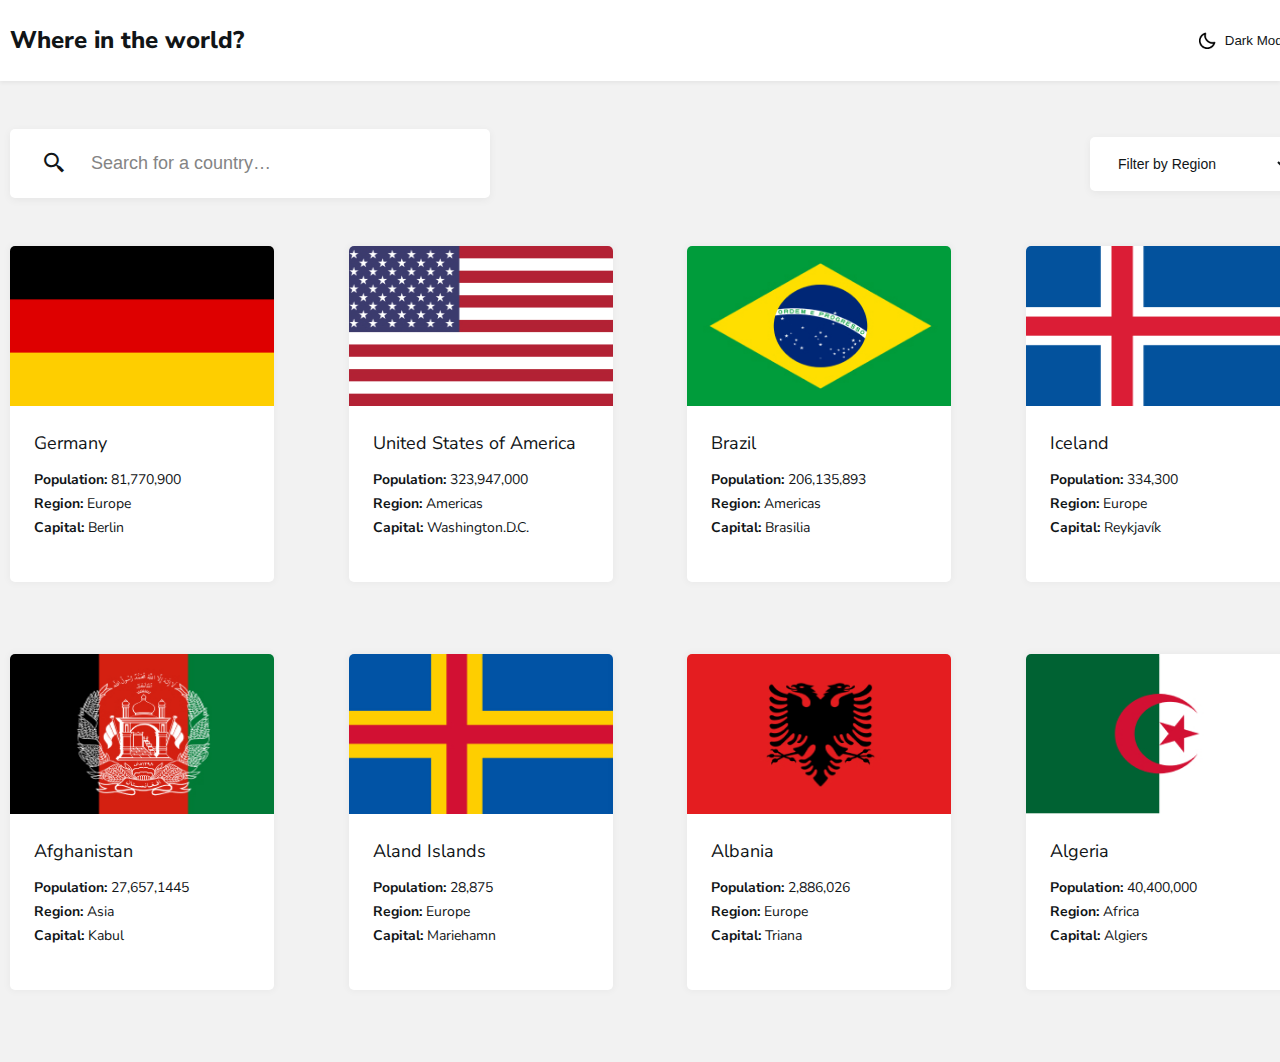
<file: index.html>
<!DOCTYPE html>
<html lang="en">

<head>
  <meta charset="UTF-8">
  <meta http-equiv="X-UA-Compatible" content="IE=edge">
  <meta name="viewport" content="width=device-width, initial-scale=1.0">
  <title>Document</title>
  <link href='https://unpkg.com/boxicons@2.1.1/css/boxicons.min.css' rel='stylesheet'>
  <link rel="stylesheet" href="https://necolas.github.io/normalize.css/8.0.1/normalize.css">
  <link rel="stylesheet" href="css/col.css">
  <link rel="stylesheet" href="css/style.css">
</head>

<body>
  <header id="header" class="site-header">
    <div class="container">
      <div class="row middle between">
        <h2 class="logo-heading">Where in the world?</h2>
        <button class="light-dark" id="modeBtn">Dark Mode</button>
      </div>
    </div>
  </header>

  <div class="site-main">
    <div class="container">
      <div class="row middle between">
        <div class="input-search row middle">
          <i class='bx bx-search-alt-2'></i>
          <input type="text" name="search" placeholder="Search for a country…">
        </div>
        <select class="select-option" name="region" id="region">
          <option value="">Filter by Region</option>
          <option value="africa">Africa</option>
          <option value="america">America</option>
          <option value="asia">Asia</option>
          <option value="europe">Europe</option>
          <option value="oceania">Oceania</option>
        </select>
      </div>
    </div>
  </div>


  <!-- MAIN PART -->

  <section>
    <div class="container">
      <h2 style="display: none;">none</h2>
      <ul class="main-list row between">
        <li class="main-item">
          <a class="main-link" href="countries/germany.html">
            <span class="main-img">
              <img src="imgs/germany-flag.jpg" alt="germany-flag" width="267" height="160">
            </span>
            <span class="main-desc">
              <span class="main-title">Germany</span>
              <span class="main-text"><strong>Population: </strong> 81,770,900</span>
              <span class="main-text"><strong>Region: </strong>Europe</span>
              <span class="main-text"><strong>Capital: </strong> Berlin</span>
            </span></a>
        </li>
        <li class="main-item">
          <a class="main-link" href="countries/america.html">
            <span class="main-img">
              <img src="imgs/america-flag.jpg" alt="america-flag" width="267" height="160">
            </span>
            <span class="main-desc">
              <span class="main-title">United States of America</span>
              <span class="main-text"><strong>Population: </strong> 323,947,000</span>
              <span class="main-text"><strong>Region: </strong>Americas</span>
              <span class="main-text"><strong>Capital: </strong> Washington.D.C.</span>
            </span></a>
        </li>
        <li class="main-item">
          <a class="main-link" href="countries/brazil.html">
            <span class="main-img">
              <img src="imgs/brazil-flag.jpg" alt="brazil-flag" width="267" height="160">
            </span>
            <span class="main-desc">
              <span class="main-title">Brazil</span>
              <span class="main-text"><strong>Population: </strong> 206,135,893</span>
              <span class="main-text"><strong>Region: </strong>Americas</span>
              <span class="main-text"><strong>Capital: </strong> Brasilia</span>
            </span></a>
        </li>
        <li class="main-item">
          <a class="main-link" href="countries/iceland.html">
            <span class="main-img">
              <img src="imgs/iceland-flag.jpg" alt="iceland-flag" width="267" height="160">
            </span>
            <span class="main-desc">
              <span class="main-title">Iceland</span>
              <span class="main-text"><strong>Population: </strong> 334,300</span>
              <span class="main-text"><strong>Region: </strong>Europe</span>
              <span class="main-text"><strong>Capital: </strong> Reykjavík</span>
            </span></a>
        </li>
        <li class="main-item">
          <a class="main-link" href="countries/afghanistan.html">
            <span class="main-img">
              <img src="imgs/afghanistan-flag.jpg" alt="afghanistan-flag" width="267" height="160">
            </span>
            <span class="main-desc">
              <span class="main-title">Afghanistan</span>
              <span class="main-text"><strong>Population: </strong> 27,657,1445</span>
              <span class="main-text"><strong>Region: </strong>Asia</span>
              <span class="main-text"><strong>Capital: </strong> Kabul</span>
            </span></a>
        </li>
        <li class="main-item">
          <a class="main-link" href="countries/aland-islands.html">
            <span class="main-img">
              <img src="imgs/aland-islands-flag.jpg" alt="aland-islands-flag" width="267" height="160">
            </span>
            <span class="main-desc">
              <span class="main-title">Aland Islands</span>
              <span class="main-text"><strong>Population: </strong> 28,875</span>
              <span class="main-text"><strong>Region: </strong>Europe</span>
              <span class="main-text"><strong>Capital: </strong> Mariehamn</span>
            </span></a>
        </li>
        <li class="main-item">
          <a class="main-link" href="countries/albania.html">
            <span class="main-img">
              <img src="imgs/albania-flag.jpg" alt="albania-flag" width="267" height="160">
            </span>
            <span class="main-desc">
              <span class="main-title">Albania</span>
              <span class="main-text"><strong>Population: </strong> 2,886,026</span>
              <span class="main-text"><strong>Region: </strong>Europe</span>
              <span class="main-text"><strong>Capital: </strong> Triana</span>
            </span></a>
        </li>
        <li class="main-item">
          <a class="main-link" href="countries/ageria.html">
            <span class="main-img">
              <img src="imgs/ageria-flag.jpg" alt="ageria-flag" width="267" height="160">
            </span>
            <span class="main-desc">
              <span class="main-title">Algeria</span>
              <span class="main-text"><strong>Population: </strong> 40,400,000</span>
              <span class="main-text"><strong>Region: </strong>Africa</span>
              <span class="main-text"><strong>Capital: </strong> Algiers</span>
            </span></a>
        </li>

      </ul>
    </div>

  </section>

  <script src="js/main.js"></script>
</body>

</html>
</file>
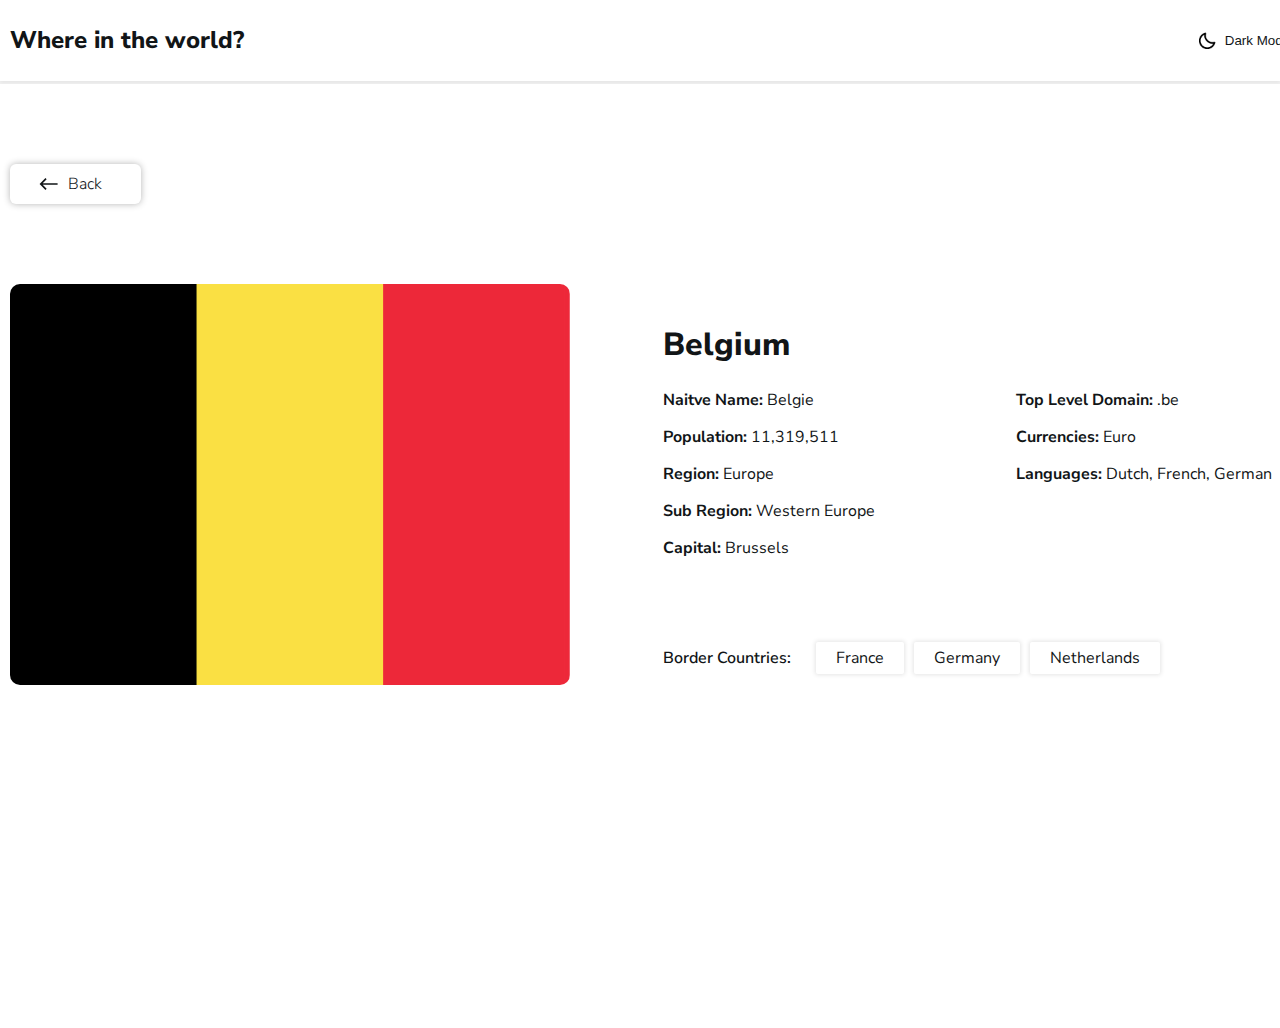
<file: countries/afghanistan.html>
<!DOCTYPE html>
<html lang="en">

<head>
  <meta charset="UTF-8">
  <meta http-equiv="X-UA-Compatible" content="IE=edge">
  <meta name="viewport" content="width=device-width, initial-scale=1.0">
  <link href='https://unpkg.com/boxicons@2.1.1/css/boxicons.min.css' rel='stylesheet'>
  <link rel="stylesheet" href="https://necolas.github.io/normalize.css/8.0.1/normalize.css">
  <link rel="stylesheet" href="/css/col.css">
  <link rel="stylesheet" href="/css/style.css">

  <title>Germany</title>

</head>

<body>
  <header id="header" class="site-header">
    <div class="container">
      <div class="row middle between">
        <h2 class="logo-heading">Where in the world?</h2>
        <button class="light-dark" id="modeBtn">Dark Mode</button>
      </div>
    </div>
  </header>

  <section class="state-info">
    <div class="container">
      <a class="info-link" href="/index.html">Back</a>

      <div class="row">
        <div class="col-5">
          <div class="info-img">
            <img src="/imgs/germany-flag-big.jpg" alt="germany-flag" width="560" height="401">
          </div>
        </div>
        <div class="info-state">
          <h2 class="info-title">Belgium</h2>
          <div class="info-main row">
            <div>
              <p class="info-text"><strong>Naitve Name: </strong>Belgie</p>
              <p class="info-text"><strong>Population: </strong>11,319,511</p>
              <p class="info-text"><strong>Region: </strong>Europe</p>
              <p class="info-text"><strong>Sub Region: </strong>Western Europe</p>
              <p class="info-text"><strong>Capital: </strong>Brussels</p>
            </div>
            <div class="info-desc">
              <p class="info-text"><strong>Top Level Domain: </strong>.be</p>
              <p class="info-text"><strong>Currencies: </strong>Euro</p>
              <p class="info-text"><strong>Languages: </strong>Dutch, French, German</p>
            </div>
          </div>
          <div class="row middle">
            <p class="subtitle">Border Countries:</p>
            <p class="info-countries">France</p>
            <p class="info-countries">Germany</p>
            <p class="info-countries">Netherlands</p>
          </div>
        </div>
      </div>
    </div>
  </section>

  <script src="/js/main.js"></script>
</body>

</html>
</file>
<file: css/col.css>
* {
  margin: 0;
  padding: 0;
  box-sizing: border-box;
}

.container {
  margin: 0 auto;
}

.row {
  display: flex;
  flex-flow: row wrap;
}

.between {
  justify-content: space-between;
}
.around {
  justify-content: space-around;
}
.evenly {
  justify-content: space-evenly;
}
.middle {
  align-items: center;
}
.center {
  text-align: center;
  justify-content: center;
}

.col-1 {
  max-width: 8.33333%;
  flex-basis: 8.33333%;
}
.col-2 {
  max-width: 16.66666%;
  flex-basis: 16.66666%;
}
.col-3 {
  max-width: 25%;
  flex-basis: 25%;
}
.col-4 {
  max-width: 33.33333%;
  flex-basis: 33.33333%;
}
.col-5 {
  max-width: 41.66666%;
  flex-basis: 41.66666%;
}
.col-6 {
  max-width: 50%;
  flex-basis: 50%;
}
.col-7 {
  max-width: 58.33333%;
  flex-basis: 58.33333%;
}
.col-8 {
  max-width: 66.66666%;
  flex-basis: 66.66666%;
}
.col-9 {
  max-width: 75%;
  flex-basis: 75%;
}
.col-10 {
  max-width: 83.33333%;
  flex-basis: 83.33333%;
}
.col-11 {
  max-width: 91.66666%;
  flex-basis: 91.66666%;
}
.col-12 {
  max-width: 100%;
  flex-basis: 100%;
}
</file>
<file: css/style.css>
@import url('https://fonts.googleapis.com/css2?family=Nunito+Sans:wght@400;600;700;800&display=swap');

.dark {
  --body-color:#202C36;
  --primary-color: #2B3844;
  --text-color: #fff;
  --bg-img-dark: url('../imgs/sun-regular-24.png');
  --left-img-dark: url('../imgs/left-white-icon.svg');
  --placeholder-color: #fff;
}
:root {
  --body-color: #f2f2f2;
  --primary-color: #fff;
  --text-color: #111517;
  --bg-img-dark: url('../imgs/moon-regular-24.png');
  --left-img-dark: url('../imgs/left-black-icon.svg');
  --box-bg-color: #ff0;
  --placeholder-color: #848484;
}


*,
*::after,
*::before {
  margin: 0;
  padding: 0;
  box-sizing: border-box;
}

body {
  background-color: var(--body-color);
  color: var(--text-color);
  min-height: 100vh;
  display: flex;
  flex-direction: column;
  font-family: 'Nunito Sans', sans-serif;
  transition: all 0.4s ease;
}

.container {
  width: 1300px;
  padding: 0 10px;
}

.site-header {
  background-color: var(--primary-color);
  padding: 24px 0;
  box-shadow: 0px 2px 4px rgba(0, 0, 0, 0.0562443);
}
.logo-heading {
  font-weight: 800;
  font-size: 24px;
  line-height: 33px;
}
.light-dark {
  display: flex;
  flex-direction: row;
  align-items: center;
  background-color: transparent;
  border: none;
  color: var(--text-color);
  text-transform: capitalize;
}
.light-dark::before {
  content: '';
  width: 20px;
  height: 20px;
  background-image: var(--bg-img-dark);
  background-size: cover;
  display: inline-block;
  position: relative;
  right: 8px;
  margin-left: 8px;
}

.site-main {
  padding: 48px 0;
}

.input-search {
  background-color: var(--primary-color);
  padding: 19px 32px;
  width: 480px;
  box-shadow: 0px 2px 9px rgba(0, 0, 0, 0.0532439);
  border-radius: 5px;
}

.bx-search-alt-2 {
  color: var(--text-color);
  font-size: 25px;
  margin-right: 24px;
}
input[type="text"] {
  background-color: transparent;
  color: var(--text-color);
  font-size: 18px;
  padding: 5px 0;
  width: 85%;
  border: none;
}
input[type="text"]:focus {
  outline: none;
}
::placeholder {
  color: var(--placeholder-color);
}

.select-option {
  width: 200px;
  background-color: var(--primary-color);
  color: var(--text-color);
  padding: 18px 24px;
  box-shadow: 0px 2px 9px rgba(0, 0, 0, 0.0532439);
  border-radius: 5px;
  font-size: 14px;
  line-height: 20px;
  border: none;
}

/* MAIN PART  */

.main-list {
  list-style-type: none;
}

.main-item {
  width: 264px;
  height: 336px;
  background-color: var(--primary-color);
  box-shadow: 0px 0px 7px 2px rgba(0, 0, 0, 0.0294384);
  border-radius: 5px;
  overflow: hidden;
  margin-bottom: 72px;
}

.main-img {
  display: block;
  width: 264px;
  height: 160px;
  border-radius: 5px;
  margin-bottom: 24px;

}

.main-desc {
  display: block;
  padding: 0 24px;
}

.main-title {
  display: block;
  font-size: 18px;
  line-height: 26px;
  color: var(--text-color);
  margin-bottom: 16px;
}

.main-text {
  display: block;
  font-size: 14px;
  line-height: 16px;
  color: var(--text-color);
  margin-bottom: 8px;
}

.main-link {
  text-decoration: none;
}



/* STATE INFO  */

.state-info {
  background-color: var(--primary-color);
  padding-top: 80px;
  padding-bottom: 343px;
  margin-top: 2.5px;
}

.info-link {
  display: inline-block;
  text-decoration: none;
  background-color: var(--primary-color);
  box-shadow: 0px 0px 7px rgba(0, 0, 0, 0.293139);
  border-radius: 6px;
  color: var(--text-color);
  padding: 10px 39px;
  font-weight: 300;
  font-size: 16px;
  line-height: 20px;
  margin-bottom: 80px;
}
.info-link::before {
  content: '';
  width: 19px;
  height: 12px;
  background-image: var(--left-img-dark);
  background-size: cover;
  display: inline-block;
  position: relative;
  top: 1px;
  right: 10px;
}


.info-img {
  width: 560px;
  height: 401px;
  border-radius: 10px;
  overflow: hidden;
}

.info-state {
  padding-top: 39px;
  padding-left: 120px;
}

.info-title {
  color: var(--text-color);
  font-weight: 800;
  font-size: 32px;
  margin-bottom: 23px;
}

.info-main {
  margin-bottom: 68px;
}

.info-text {
  color: var(--text-color);
  font-weight: 400;
  margin-bottom: 15px;
  font-size: 16px;
}

.info-desc {
  margin-left: 141px;
}

.subtitle {
  color: var(--text-color);
  font-size: 16px;
  font-weight: 600;
  margin-right: 15px;
}

.info-countries {
  padding: 5px 20px;
  background-color: var(--primary-color);
  box-shadow: 0px 0px 4px 1px rgba(0, 0, 0, 0.104931);
  border-radius: 2px;
  margin-left: 10px;
}

/* STATE INFO END  */

/* MAIN PART END */
</file>
